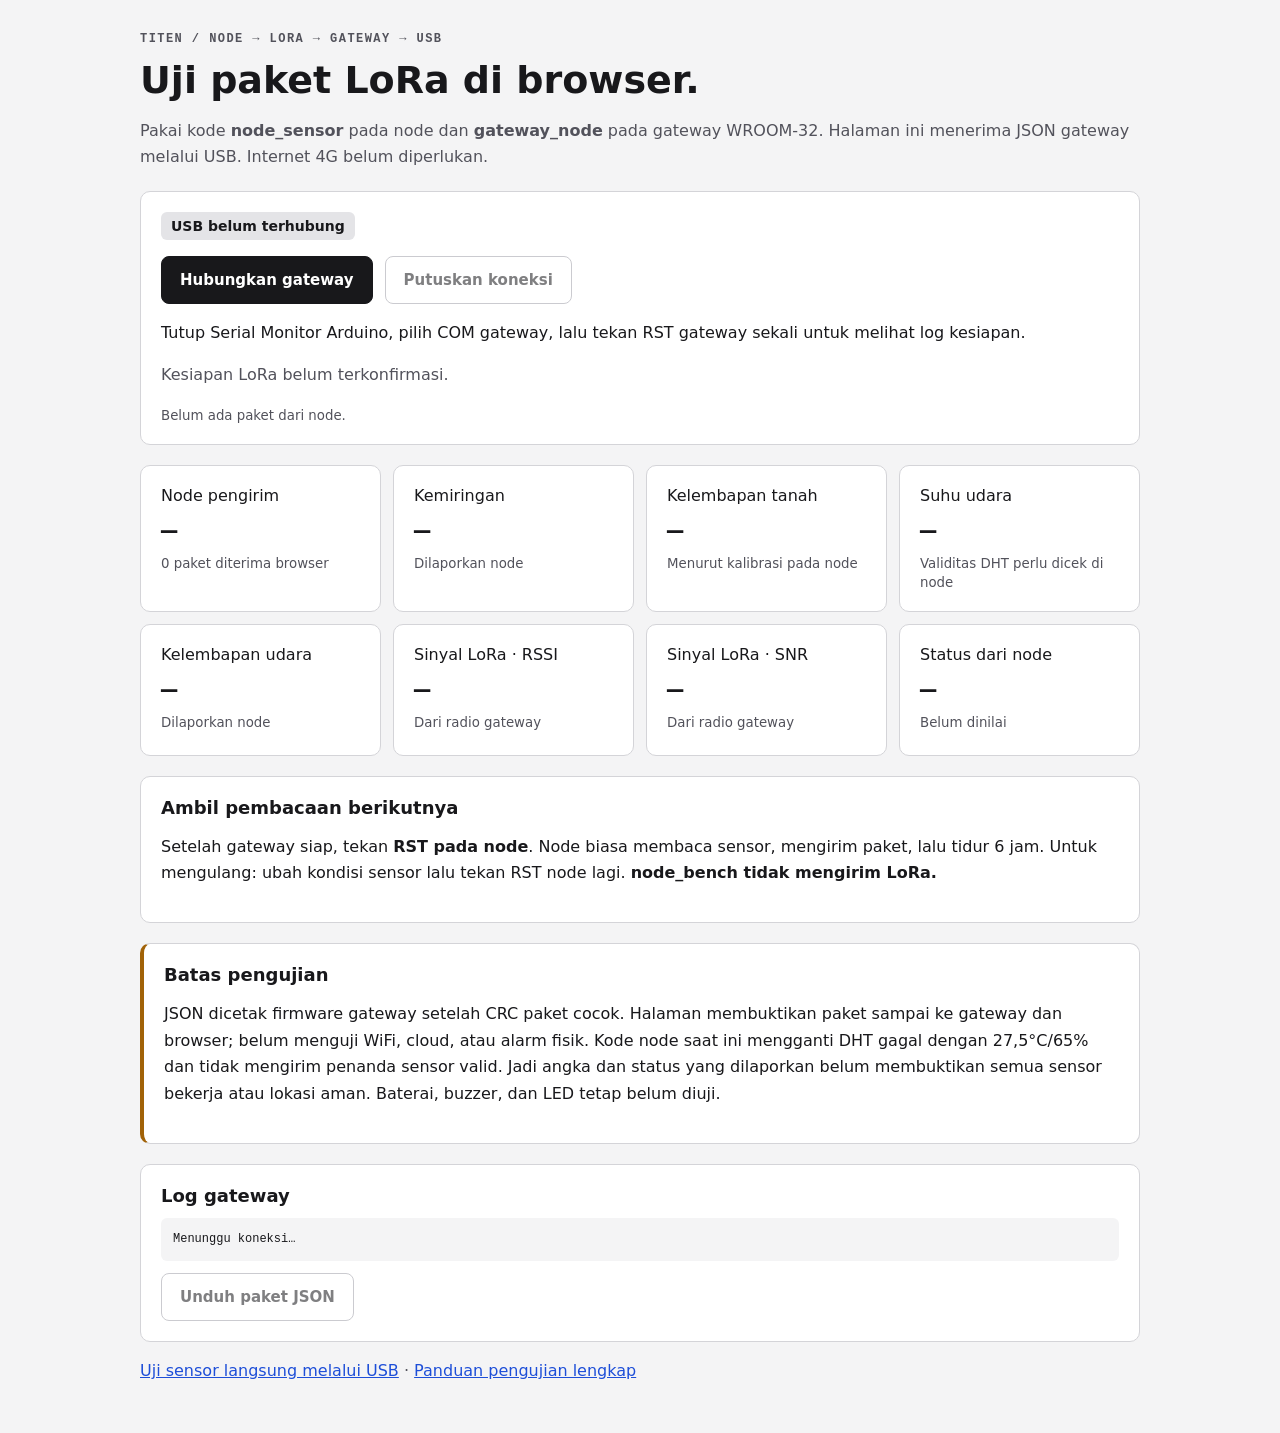
<file: uji-gateway.html>
<!doctype html>
<html lang="id">
<head>
  <meta charset="utf-8"><meta name="viewport" content="width=device-width,initial-scale=1">
  <title>TITEN · Uji LoRa melalui gateway</title>
  <style>
    :root{color-scheme:light;font-family:system-ui,sans-serif;color:#18181b;background:#f4f4f5}*{box-sizing:border-box}body{margin:0}main{max-width:1040px;margin:auto;padding:32px 20px}h1{font-size:clamp(26px,5vw,38px);margin:12px 0}h2{font-size:18px;margin:0 0 12px}p{line-height:1.65}.muted,small{color:#52525b}.eyebrow{font:700 12px ui-monospace,monospace;letter-spacing:.12em;color:#52525b}.panel{background:#fff;border:1px solid #d4d4d8;border-radius:10px;padding:20px;margin-top:20px}.grid{display:grid;grid-template-columns:repeat(2,minmax(0,1fr));gap:12px;margin-top:20px}.metric{margin:0;min-height:132px}.value{display:block;font:600 27px ui-monospace,monospace;margin:12px 0 6px}.actions{display:flex;flex-wrap:wrap;gap:12px;margin-top:16px}button{min-height:48px;padding:10px 18px;border:1px solid #a1a1aa;border-radius:8px;background:white;color:#18181b;font:600 15px system-ui;cursor:pointer}button.primary{color:white;background:#18181b;border-color:#18181b}button:disabled{opacity:.55;cursor:default}:focus-visible{outline:3px solid #2563eb;outline-offset:3px}.badge{display:inline-block;background:#e4e4e7;padding:6px 10px;border-radius:6px;font-size:14px;font-weight:600}pre{white-space:pre-wrap;overflow-wrap:anywhere;font:12px/1.6 ui-monospace,monospace;max-height:280px;overflow:auto;background:#f4f4f5;border-radius:6px;padding:12px}.warning{border-left:4px solid #a16207}a{color:#1d4ed8}@media(min-width:800px){.grid{grid-template-columns:repeat(4,minmax(0,1fr))}}
  </style>
  <script src="uji-gateway.js" defer></script>
</head>
<body><main>
  <div class="eyebrow">TITEN / NODE → LORA → GATEWAY → USB</div>
  <h1>Uji paket LoRa di browser.</h1>
  <p class="muted">Pakai kode <strong>node_sensor</strong> pada node dan <strong>gateway_node</strong> pada gateway WROOM-32. Halaman ini menerima JSON gateway melalui USB. Internet 4G belum diperlukan.</p>
  <section class="panel">
    <span id="connection" class="badge" role="status">USB belum terhubung</span>
    <div class="actions"><button id="connect" class="primary">Hubungkan gateway</button><button id="disconnect" disabled>Putuskan koneksi</button></div>
    <p id="message" role="status">Tutup Serial Monitor Arduino, pilih COM gateway, lalu tekan RST gateway sekali untuk melihat log kesiapan.</p>
    <p id="radio" class="muted">Kesiapan LoRa belum terkonfirmasi.</p>
    <small id="freshness">Belum ada paket dari node.</small>
  </section>
  <section class="grid" aria-label="Data terakhir yang dilaporkan node">
    <article class="panel metric"><span>Node pengirim</span><strong id="node-id" class="value">—</strong><small id="count">0 paket diterima browser</small></article>
    <article class="panel metric"><span>Kemiringan</span><strong id="tilt" class="value">—</strong><small>Dilaporkan node</small></article>
    <article class="panel metric"><span>Kelembapan tanah</span><strong id="soil" class="value">—</strong><small>Menurut kalibrasi pada node</small></article>
    <article class="panel metric"><span>Suhu udara</span><strong id="temp" class="value">—</strong><small>Validitas DHT perlu dicek di node</small></article>
    <article class="panel metric"><span>Kelembapan udara</span><strong id="humidity" class="value">—</strong><small>Dilaporkan node</small></article>
    <article class="panel metric"><span>Sinyal LoRa · RSSI</span><strong id="rssi" class="value">—</strong><small>Dari radio gateway</small></article>
    <article class="panel metric"><span>Sinyal LoRa · SNR</span><strong id="snr" class="value">—</strong><small>Dari radio gateway</small></article>
    <article class="panel metric"><span>Status dari node</span><strong id="status" class="value">—</strong><small id="hazard">Belum dinilai</small></article>
  </section>
  <section class="panel"><h2>Ambil pembacaan berikutnya</h2><p>Setelah gateway siap, tekan <strong>RST pada node</strong>. Node biasa membaca sensor, mengirim paket, lalu tidur 6 jam. Untuk mengulang: ubah kondisi sensor lalu tekan RST node lagi. <strong>node_bench tidak mengirim LoRa.</strong></p></section>
  <section class="panel warning"><h2>Batas pengujian</h2><p>JSON dicetak firmware gateway setelah CRC paket cocok. Halaman membuktikan paket sampai ke gateway dan browser; belum menguji WiFi, cloud, atau alarm fisik. Kode node saat ini mengganti DHT gagal dengan 27,5°C/65% dan tidak mengirim penanda sensor valid. Jadi angka dan status yang dilaporkan belum membuktikan semua sensor bekerja atau lokasi aman. Baterai, buzzer, dan LED tetap belum diuji.</p></section>
  <section class="panel"><h2>Log gateway</h2><pre id="log">Menunggu koneksi…</pre><button id="export" disabled>Unduh paket JSON</button></section>
  <p class="muted"><a href="uji-node.html">Uji sensor langsung melalui USB</a> · <a href="docs/PANDUAN_UJI_SENSOR_DAN_WEB.md">Panduan pengujian lengkap</a></p>
</main></body></html>
</file>
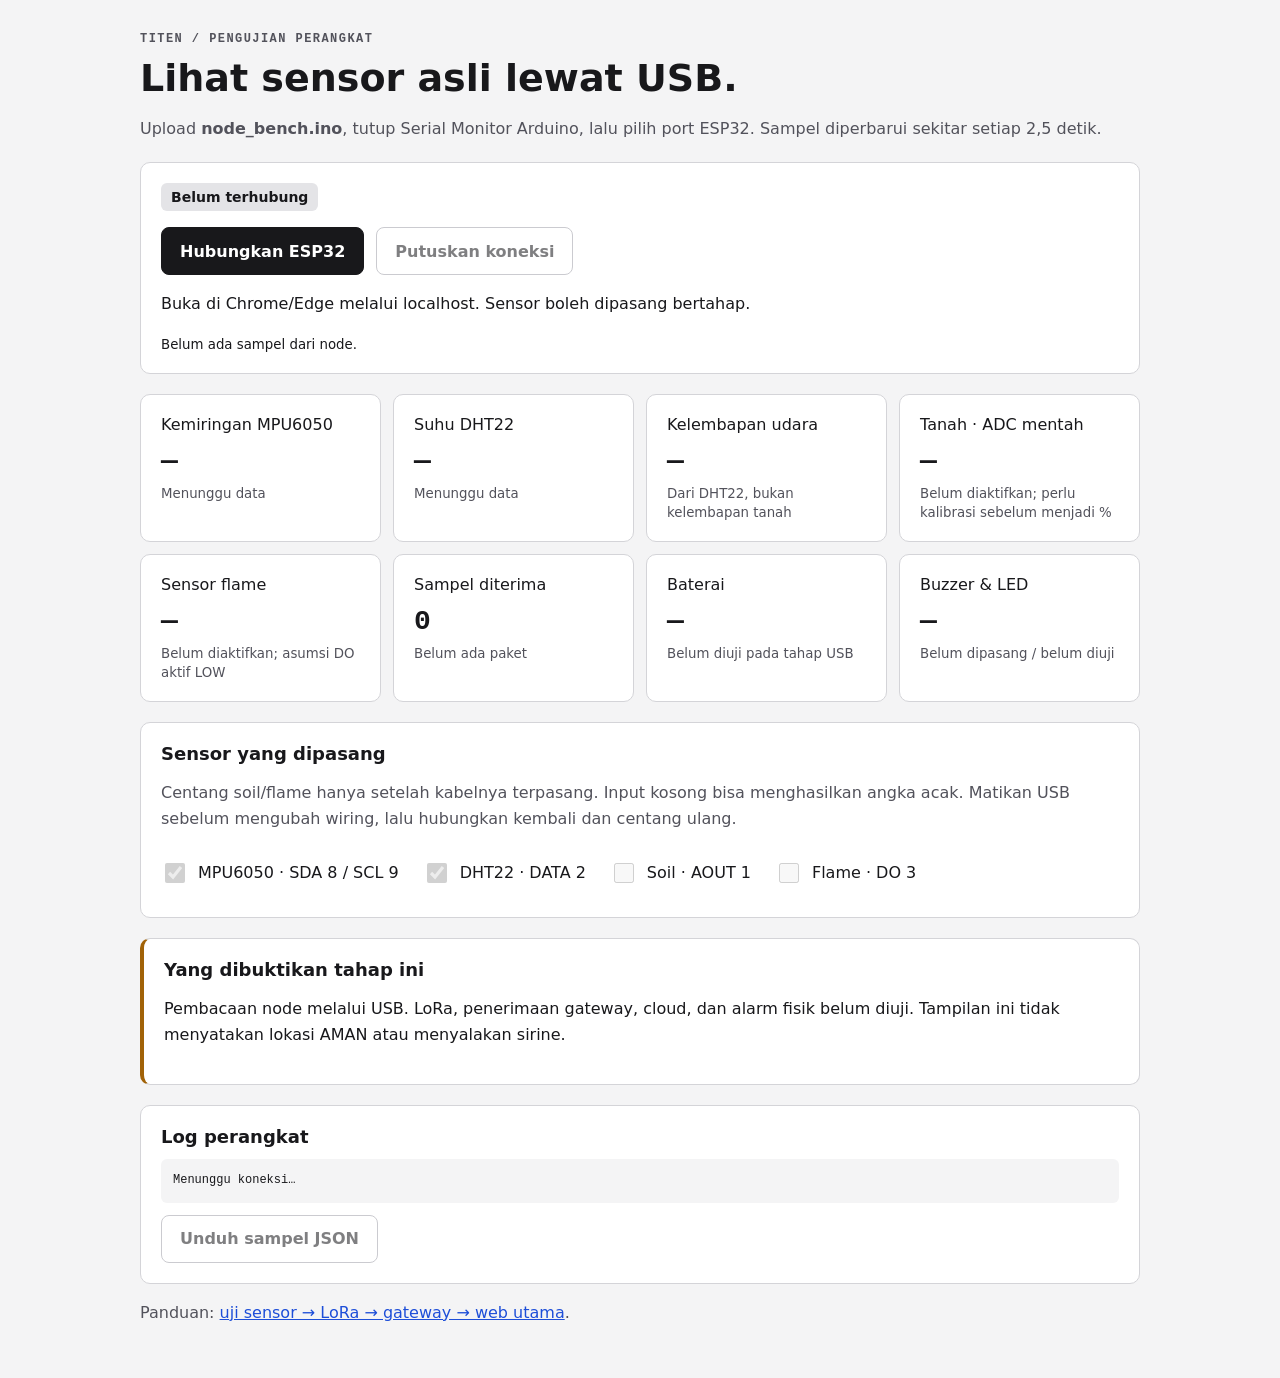
<file: uji-node.html>
<!doctype html>
<html lang="id">
<head>
  <meta charset="utf-8">
  <meta name="viewport" content="width=device-width, initial-scale=1">
  <title>TITEN · Uji sensor USB</title>
  <style>
    :root { color-scheme: light; font-family: system-ui, sans-serif; color: #18181b; background: #f4f4f5; }
    * { box-sizing: border-box; } body { margin: 0; } main { max-width: 1040px; margin: auto; padding: 32px 20px; }
    .eyebrow { font: 700 12px ui-monospace, monospace; letter-spacing: .12em; color: #52525b; }
    h1 { font-size: clamp(26px, 5vw, 38px); margin: 10px 0; } h2 { font-size: 18px; margin: 0 0 12px; }
    p { line-height: 1.65; } .muted { color: #52525b; } .panel { background: white; border: 1px solid #d4d4d8; border-radius: 10px; padding: 20px; margin-top: 20px; }
    .actions { display: flex; flex-wrap: wrap; gap: 12px; margin-top: 16px; } button { min-height: 48px; padding: 10px 18px; border-radius: 8px; border: 1px solid #a1a1aa; font: inherit; font-weight: 600; cursor: pointer; background: white; color: #18181b; }
    button.primary { background: #18181b; color: white; border-color: #18181b; } button:disabled { opacity: .55; cursor: default; } :focus-visible { outline: 3px solid #2563eb; outline-offset: 3px; }
    .badge { display: inline-block; padding: 6px 10px; border-radius: 6px; background: #e4e4e7; font-size: 14px; font-weight: 600; }
    .grid { display: grid; grid-template-columns: repeat(2, minmax(0, 1fr)); gap: 12px; margin-top: 20px; }
    .metric { margin: 0; min-height: 130px; } .value { display: block; font: 600 28px ui-monospace, monospace; margin: 12px 0 6px; }
    .metric small { color: #52525b; } .checks { display: flex; flex-wrap: wrap; gap: 8px 24px; } .checks label { display: flex; gap: 10px; align-items: center; min-height: 48px; } input { width: 20px; height: 20px; }
    pre { white-space: pre-wrap; overflow-wrap: anywhere; font: 12px/1.6 ui-monospace, monospace; background: #f4f4f5; padding: 12px; border-radius: 6px; max-height: 260px; overflow: auto; }
    .warning { border-left: 4px solid #a16207; } a { color: #1d4ed8; } #message { min-height: 24px; } @media(min-width: 800px) { .grid { grid-template-columns: repeat(4, minmax(0, 1fr)); } }
  </style>
  <script src="uji-node.js" defer></script>
</head>
<body><main>
  <div class="eyebrow">TITEN / PENGUJIAN PERANGKAT</div>
  <h1>Lihat sensor asli lewat USB.</h1>
  <p class="muted">Upload <strong>node_bench.ino</strong>, tutup Serial Monitor Arduino, lalu pilih port ESP32. Sampel diperbarui sekitar setiap 2,5 detik.</p>
  <section class="panel">
    <span id="connection" class="badge" role="status">Belum terhubung</span>
    <div class="actions"><button id="connect" class="primary">Hubungkan ESP32</button><button id="disconnect" disabled>Putuskan koneksi</button></div>
    <p id="message" role="status">Buka di Chrome/Edge melalui localhost. Sensor boleh dipasang bertahap.</p>
    <small id="freshness">Belum ada sampel dari node.</small>
  </section>
  <section class="grid" aria-label="Pembacaan sensor">
    <article class="panel metric"><span>Kemiringan MPU6050</span><strong id="tilt" class="value">—</strong><small id="mpu-state">Menunggu data</small></article>
    <article class="panel metric"><span>Suhu DHT22</span><strong id="temp" class="value">—</strong><small id="dht-state">Menunggu data</small></article>
    <article class="panel metric"><span>Kelembapan udara</span><strong id="humidity" class="value">—</strong><small>Dari DHT22, bukan kelembapan tanah</small></article>
    <article class="panel metric"><span>Tanah · ADC mentah</span><strong id="soil" class="value">—</strong><small id="soil-state">Belum diaktifkan; perlu kalibrasi sebelum menjadi %</small></article>
    <article class="panel metric"><span>Sensor flame</span><strong id="flame" class="value">—</strong><small id="flame-state">Belum diaktifkan; asumsi DO aktif LOW</small></article>
    <article class="panel metric"><span>Sampel diterima</span><strong id="count" class="value">0</strong><small id="sequence">Belum ada paket</small></article>
    <article class="panel metric"><span>Baterai</span><strong class="value">—</strong><small>Belum diuji pada tahap USB</small></article>
    <article class="panel metric"><span>Buzzer & LED</span><strong class="value">—</strong><small>Belum dipasang / belum diuji</small></article>
  </section>
  <section class="panel">
    <h2>Sensor yang dipasang</h2>
    <p class="muted">Centang soil/flame hanya setelah kabelnya terpasang. Input kosong bisa menghasilkan angka acak. Matikan USB sebelum mengubah wiring, lalu hubungkan kembali dan centang ulang.</p>
    <div class="checks">
      <label><input id="mpu-enabled" type="checkbox" checked disabled>MPU6050 · SDA 8 / SCL 9</label>
      <label><input id="dht-enabled" type="checkbox" checked disabled>DHT22 · DATA 2</label>
      <label><input id="soil-enabled" type="checkbox" disabled>Soil · AOUT 1</label>
      <label><input id="flame-enabled" type="checkbox" disabled>Flame · DO 3</label>
    </div>
  </section>
  <section class="panel warning"><h2>Yang dibuktikan tahap ini</h2><p>Pembacaan node melalui USB. LoRa, penerimaan gateway, cloud, dan alarm fisik belum diuji. Tampilan ini tidak menyatakan lokasi AMAN atau menyalakan sirine.</p></section>
  <section class="panel"><h2>Log perangkat</h2><pre id="log">Menunggu koneksi…</pre><button id="export" disabled>Unduh sampel JSON</button></section>
  <p class="muted">Panduan: <a href="docs/PANDUAN_UJI_SENSOR_DAN_WEB.md">uji sensor → LoRa → gateway → web utama</a>.</p>
</main></body></html>
</file>
